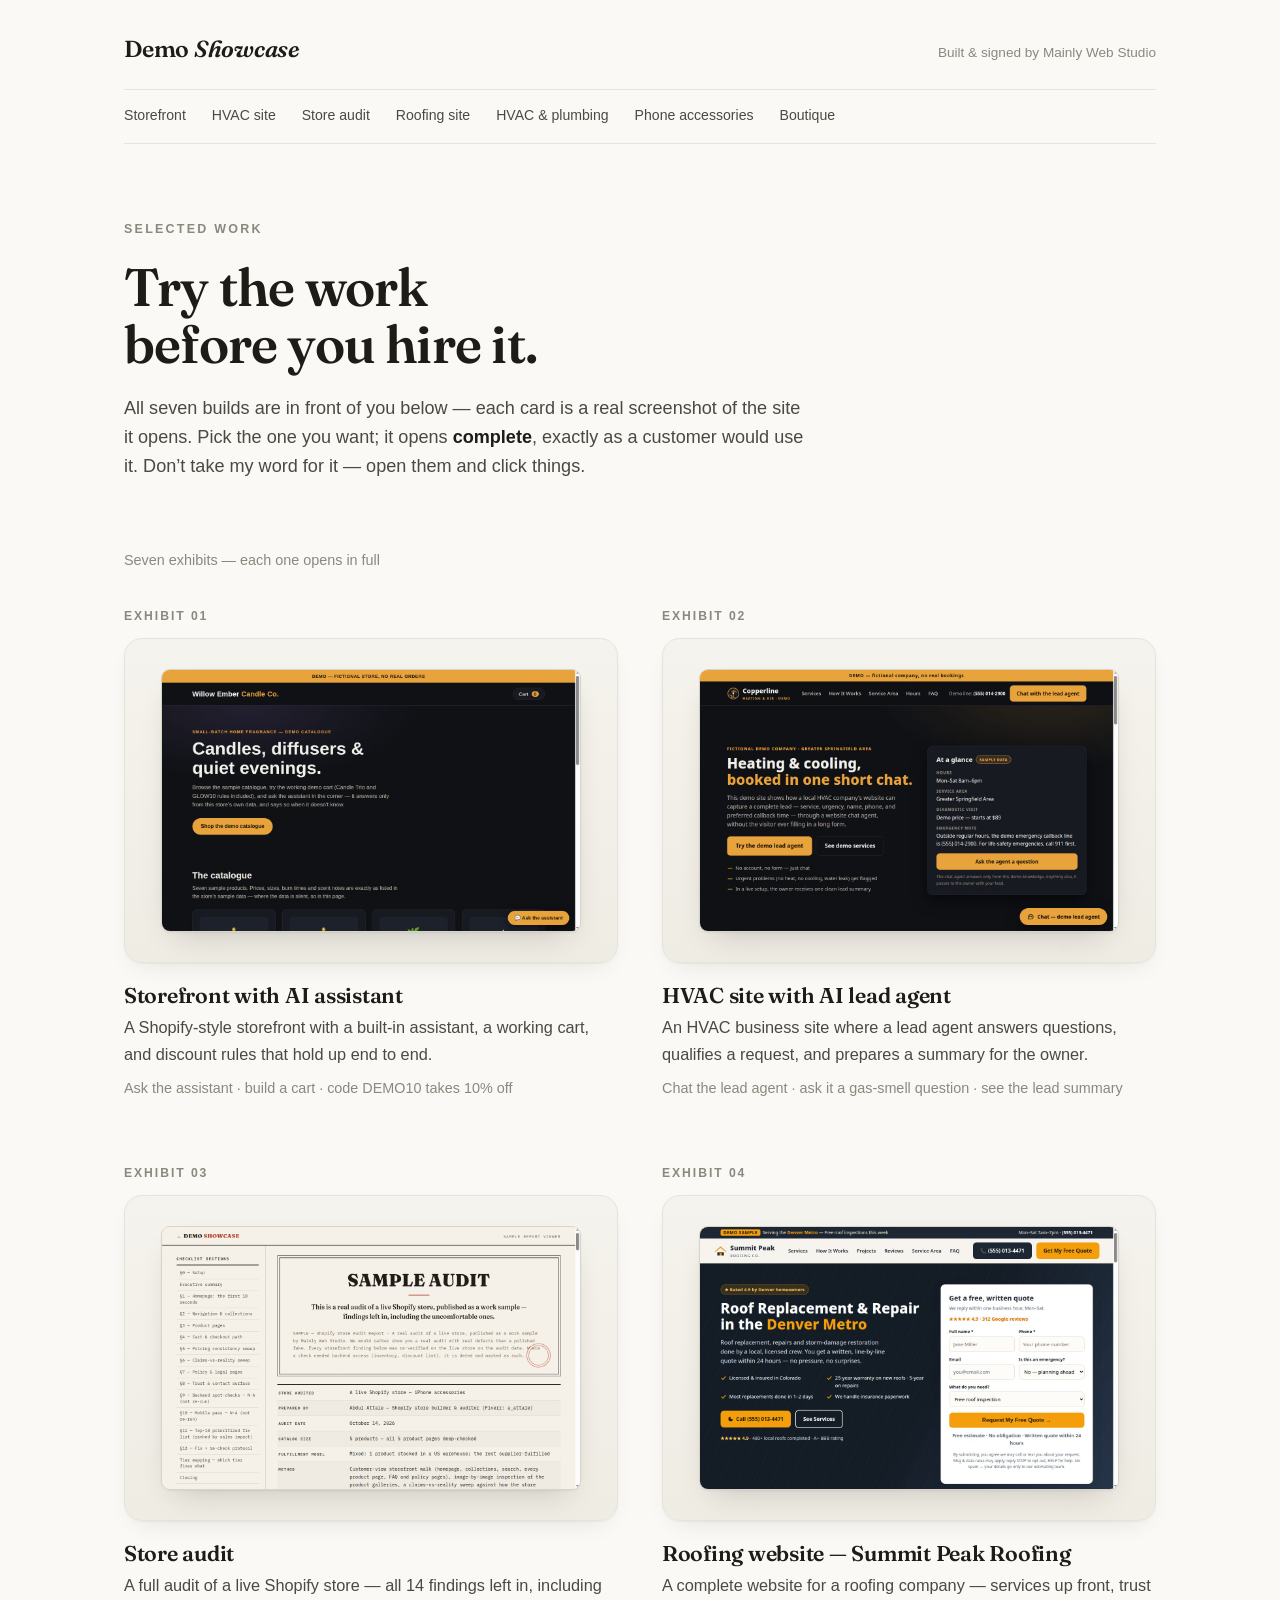
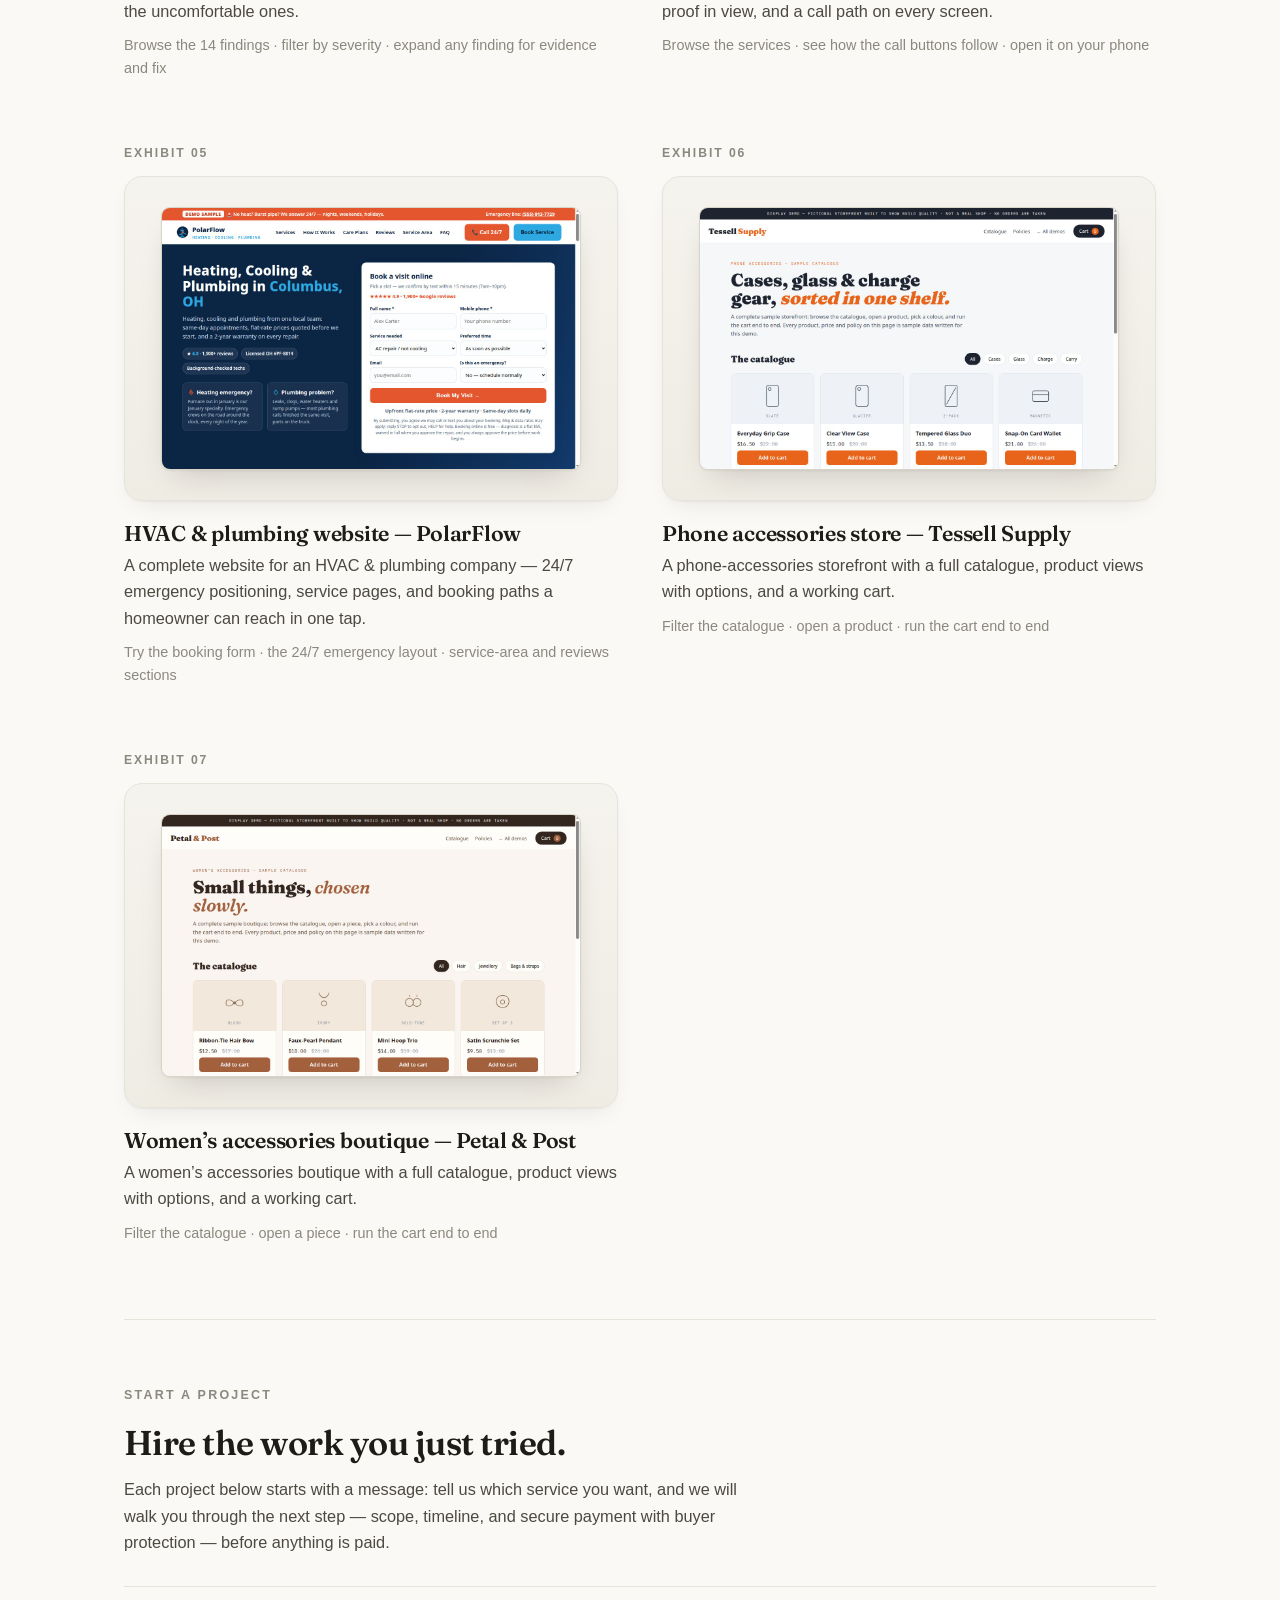
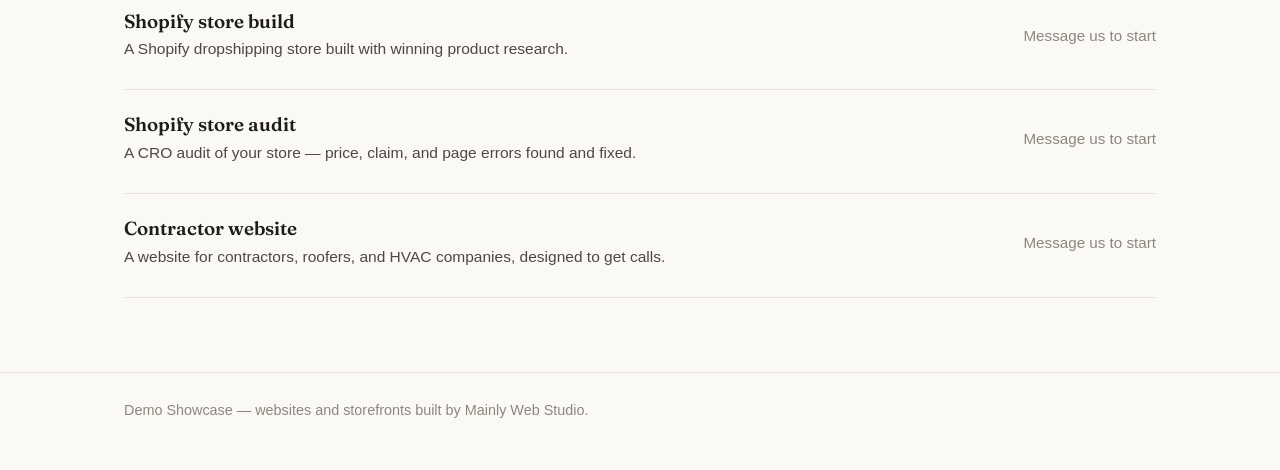
<file: index.html>
<!DOCTYPE html>
<html lang="en">
<head>
<meta charset="UTF-8">
<meta name="viewport" content="width=device-width, initial-scale=1.0">
<title>Demo Showcase — Storefronts, Websites &amp; a Store Audit</title>
<meta name="description" content="Selected work by a Shopify store builder: a storefront with an AI assistant, an HVAC site with an AI lead agent, a full store audit, roofing and HVAC &amp; plumbing websites, and two more storefronts. Open any of them — each one is complete.">
<link rel="preconnect" href="https://fonts.googleapis.com">
<link rel="preconnect" href="https://fonts.gstatic.com" crossorigin>
<link href="https://fonts.googleapis.com/css2?family=Fraunces:ital,opsz,wght@0,9..144,400;0,9..144,600;1,9..144,600&display=swap" rel="stylesheet">
<link rel="stylesheet" href="style.css">
</head>
<body>
<header class="site-head"><div class="wrap">
<div class="head-row">
<a class="wordmark" href="./">Demo <em>Showcase</em></a>
<p class="head-note">Built &amp; signed by Mainly Web Studio</p>
</div>
<nav class="site-nav" aria-label="The work">
<a href="store/">Storefront</a><a href="hvac/">HVAC site</a><a href="audit/">Store audit</a><a href="roofing/">Roofing site</a><a href="hvac-website/">HVAC &amp; plumbing</a><a href="phone-store/">Phone accessories</a><a href="boutique/">Boutique</a>
</nav>
</div></header>

<main class="wrap">
<section class="hero">
<p class="kicker">Selected work</p>
<h1>Try the work before you hire it.</h1>
<p class="lede">All seven builds are in front of you below — each card is a real screenshot of the site it opens. Pick the one you want; it opens <strong>complete</strong>, exactly as a customer would use it. Don&rsquo;t take my word for it — open them and click things.</p>
</section>

<p class="works-label">Seven exhibits — each one opens in full</p>

<section class="works" aria-label="The work">

<a class="card" href="store/">
<span class="card-kicker">Exhibit 01</span>
<span class="shot"><img src="img/store.jpg" alt="Screenshot of the Willow Ember storefront" width="1280" height="800"></span>
<h2>Storefront with AI assistant</h2>
<span class="card-desc">A Shopify-style storefront with a built-in assistant, a working cart, and discount rules that hold up end to end.</span>
<span class="card-try">Ask the assistant &middot; build a cart &middot; code DEMO10 takes 10% off</span>
</a>

<a class="card" href="hvac/">
<span class="card-kicker">Exhibit 02</span>
<span class="shot"><img src="img/hvac.jpg" alt="Screenshot of the Copperline HVAC site" width="1280" height="800" loading="lazy"></span>
<h2>HVAC site with AI lead agent</h2>
<span class="card-desc">An HVAC business site where a lead agent answers questions, qualifies a request, and prepares a summary for the owner.</span>
<span class="card-try">Chat the lead agent &middot; ask it a gas-smell question &middot; see the lead summary</span>
</a>

<a class="card" href="audit/">
<span class="card-kicker">Exhibit 03</span>
<span class="shot"><img src="img/audit.jpg" alt="Screenshot of the store audit" width="1280" height="800" loading="lazy"></span>
<h2>Store audit</h2>
<span class="card-desc">A full audit of a live Shopify store — all 14 findings left in, including the uncomfortable ones.</span>
<span class="card-try">Browse the 14 findings &middot; filter by severity &middot; expand any finding for evidence and fix</span>
</a>

<a class="card" href="roofing/">
<span class="card-kicker">Exhibit 04</span>
<span class="shot"><img src="img/roofing.jpg" alt="Screenshot of the Summit Peak Roofing site" width="1280" height="800" loading="lazy"></span>
<h2>Roofing website — Summit Peak Roofing</h2>
<span class="card-desc">A complete website for a roofing company — services up front, trust proof in view, and a call path on every screen.</span>
<span class="card-try">Browse the services &middot; see how the call buttons follow &middot; open it on your phone</span>
</a>

<a class="card" href="hvac-website/">
<span class="card-kicker">Exhibit 05</span>
<span class="shot"><img src="img/hvac-website.jpg" alt="Screenshot of the PolarFlow HVAC and plumbing site" width="1280" height="800" loading="lazy"></span>
<h2>HVAC &amp; plumbing website — PolarFlow</h2>
<span class="card-desc">A complete website for an HVAC &amp; plumbing company — 24/7 emergency positioning, service pages, and booking paths a homeowner can reach in one tap.</span>
<span class="card-try">Try the booking form &middot; the 24/7 emergency layout &middot; service-area and reviews sections</span>
</a>

<a class="card" href="phone-store/">
<span class="card-kicker">Exhibit 06</span>
<span class="shot"><img src="img/phone-store.jpg" alt="Screenshot of the Tessell Supply storefront" width="1280" height="800" loading="lazy"></span>
<h2>Phone accessories store — Tessell Supply</h2>
<span class="card-desc">A phone-accessories storefront with a full catalogue, product views with options, and a working cart.</span>
<span class="card-try">Filter the catalogue &middot; open a product &middot; run the cart end to end</span>
</a>

<a class="card" href="boutique/">
<span class="card-kicker">Exhibit 07</span>
<span class="shot"><img src="img/boutique.jpg" alt="Screenshot of the Petal &amp; Post boutique" width="1280" height="800" loading="lazy"></span>
<h2>Women&rsquo;s accessories boutique — Petal &amp; Post</h2>
<span class="card-desc">A women&rsquo;s accessories boutique with a full catalogue, product views with options, and a working cart.</span>
<span class="card-try">Filter the catalogue &middot; open a piece &middot; run the cart end to end</span>
</a>

</section>

<section class="order" aria-label="Start a project">
<p class="kicker">Start a project</p>
<h2 class="order-title">Hire the work you just tried.</h2>
<p class="order-lede">Each project below starts with a message: tell us which service you want, and we will walk you through the next step &mdash; scope, timeline, and secure payment with buyer protection &mdash; before anything is paid.</p>
<ul class="order-list">
<li>
<div class="order-head">
<div class="order-info">
<h3>Shopify store build</h3>
<p>A Shopify dropshipping store built with winning product research.</p>
</div>
<span class="order-note">Message us to start</span>
</div>
</li>
<li>
<div class="order-head">
<div class="order-info">
<h3>Shopify store audit</h3>
<p>A CRO audit of your store — price, claim, and page errors found and fixed.</p>
</div>
<span class="order-note">Message us to start</span>
</div>
</li>
<li>
<div class="order-head">
<div class="order-info">
<h3>Contractor website</h3>
<p>A website for contractors, roofers, and HVAC companies, designed to get calls.</p>
</div>
<span class="order-note">Message us to start</span>
</div>
</li>
</ul>
</section>
</main>

<footer><div class="wrap">
<p>Demo Showcase — websites and storefronts built by Mainly Web Studio.</p>
</div></footer>

</body>
</html>
</file>
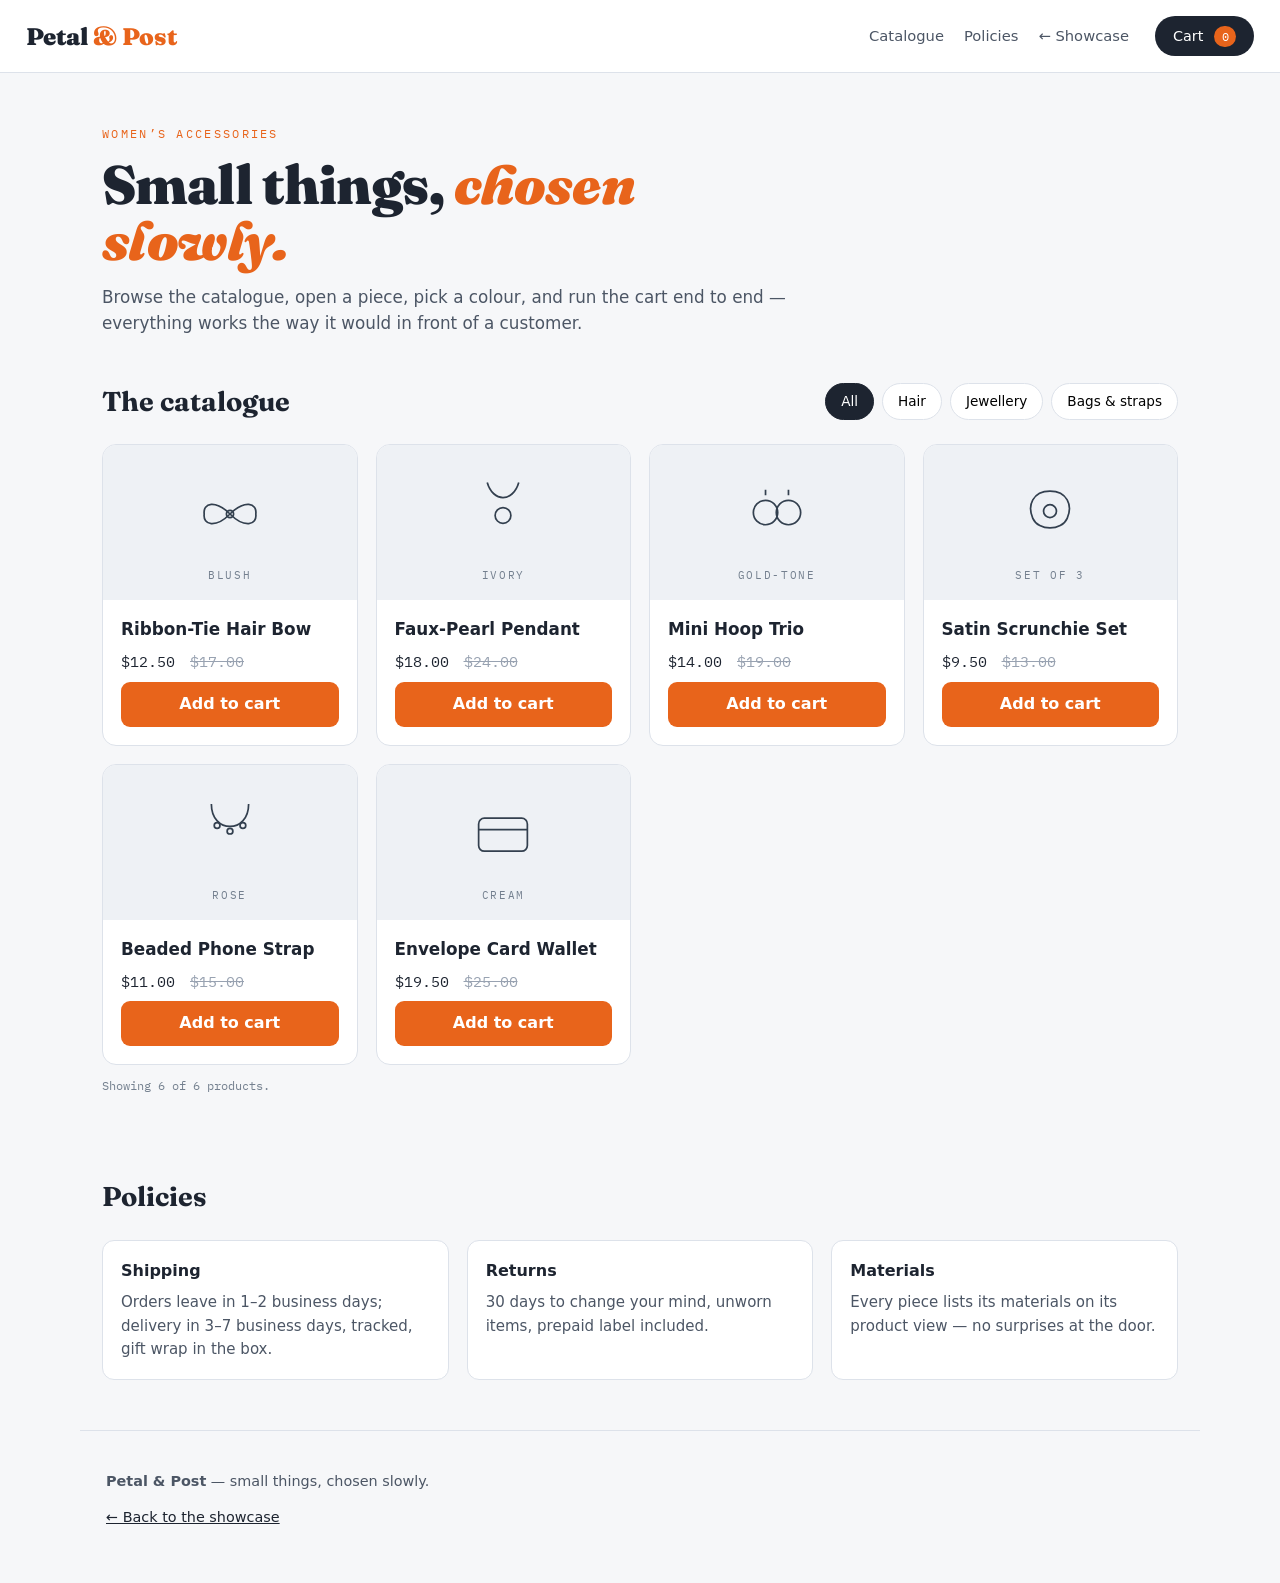
<file: boutique/index.html>
<!DOCTYPE html>
<html lang="en">
<head>
<meta charset="UTF-8">
<meta name="viewport" content="width=device-width, initial-scale=1.0">
<title>Petal &amp; Post — Women&rsquo;s Accessories Boutique</title>
<meta name="description" content="Petal &amp; Post — small things, chosen slowly. Browse the catalogue, open a piece, pick a colour, and run the cart end to end.">
<link rel="preconnect" href="https://fonts.googleapis.com">
<link rel="preconnect" href="https://fonts.gstatic.com" crossorigin>
<link href="https://fonts.googleapis.com/css2?family=Fraunces:ital,wght@0,600;0,900;1,600&family=IBM+Plex+Mono:wght@400;600&display=swap" rel="stylesheet">
<link rel="stylesheet" href="style.css">
</head>
<body>
<header class="site-head">
  <a class="brand" href="./">Petal <span>&amp; Post</span></a>
  <nav class="head-nav" aria-label="Sections">
    <a href="#catalogue">Catalogue</a><a href="#policies">Policies</a><a href="../">← Showcase</a>
  </nav>
  <button class="cart-btn" id="cart-open" type="button">Cart <span class="cart-count" id="cart-count">0</span></button>
</header>

<main>
<section class="hero">
  <p class="eyebrow">Women&rsquo;s accessories</p>
  <h1>Small things, <em>chosen slowly.</em></h1>
  <p class="lede">Browse the catalogue, open a piece, pick a colour, and run the cart end to end — everything works the way it would in front of a customer.</p>
</section>

<section id="catalogue" class="catalogue">
  <div class="cat-head">
    <h2>The catalogue</h2>
    <div class="filters" role="group" aria-label="Filter products">
      <button type="button" class="chip is-on" data-filter="all">All</button>
      <button type="button" class="chip" data-filter="hair">Hair</button>
      <button type="button" class="chip" data-filter="jewellery">Jewellery</button>
      <button type="button" class="chip" data-filter="bags">Bags &amp; straps</button>
    </div>
  </div>
  <div class="grid" id="grid"></div>
  <p class="grid-note" id="grid-note" aria-live="polite"></p>
</section>

<section id="policies" class="policies">
  <h2>Policies</h2>
  <div class="policy-cols">
    <div><h3>Shipping</h3><p>Orders leave in 1–2 business days; delivery in 3–7 business days, tracked, gift wrap in the box.</p></div>
    <div><h3>Returns</h3><p>30 days to change your mind, unworn items, prepaid label included.</p></div>
    <div><h3>Materials</h3><p>Every piece lists its materials on its product view — no surprises at the door.</p></div>
  </div>
</section>
</main>

<footer>
  <p><strong>Petal &amp; Post</strong> — small things, chosen slowly.</p>
  <p><a href="../">← Back to the showcase</a></p>
</footer>

<div class="drawer-scrim" id="scrim" hidden></div>
<aside class="drawer" id="drawer" aria-label="Cart" hidden>
  <div class="drawer-head"><h2>Your cart</h2><button type="button" id="cart-close" aria-label="Close cart">×</button></div>
  <div class="drawer-lines" id="drawer-lines"></div>
  <div class="drawer-foot">
    <p class="drawer-total"><span>Subtotal</span><strong id="drawer-total">$0.00</strong></p>
    <button type="button" class="checkout-btn" id="checkout-btn">Checkout</button>
    <p class="drawer-done" id="drawer-done" hidden>That&rsquo;s the whole flow — in a live store, this is where payment happens.</p>
  </div>
</aside>

<dialog class="quick" id="quick">
  <button type="button" class="quick-close" id="quick-close" aria-label="Close product view">×</button>
  <div class="quick-art" id="quick-art" aria-hidden="true"></div>
  <div class="quick-body">
    <p class="quick-cat" id="quick-cat"></p>
    <h2 id="quick-name"></h2>
    <p class="quick-desc" id="quick-desc"></p>
    <p class="quick-price" id="quick-price"></p>
    <div class="quick-opts" id="quick-opts"></div>
    <button type="button" class="add-btn" id="quick-add">Add to cart</button>
  </div>
</dialog>

<script src="app.js"></script>
</body>
</html>
</file>
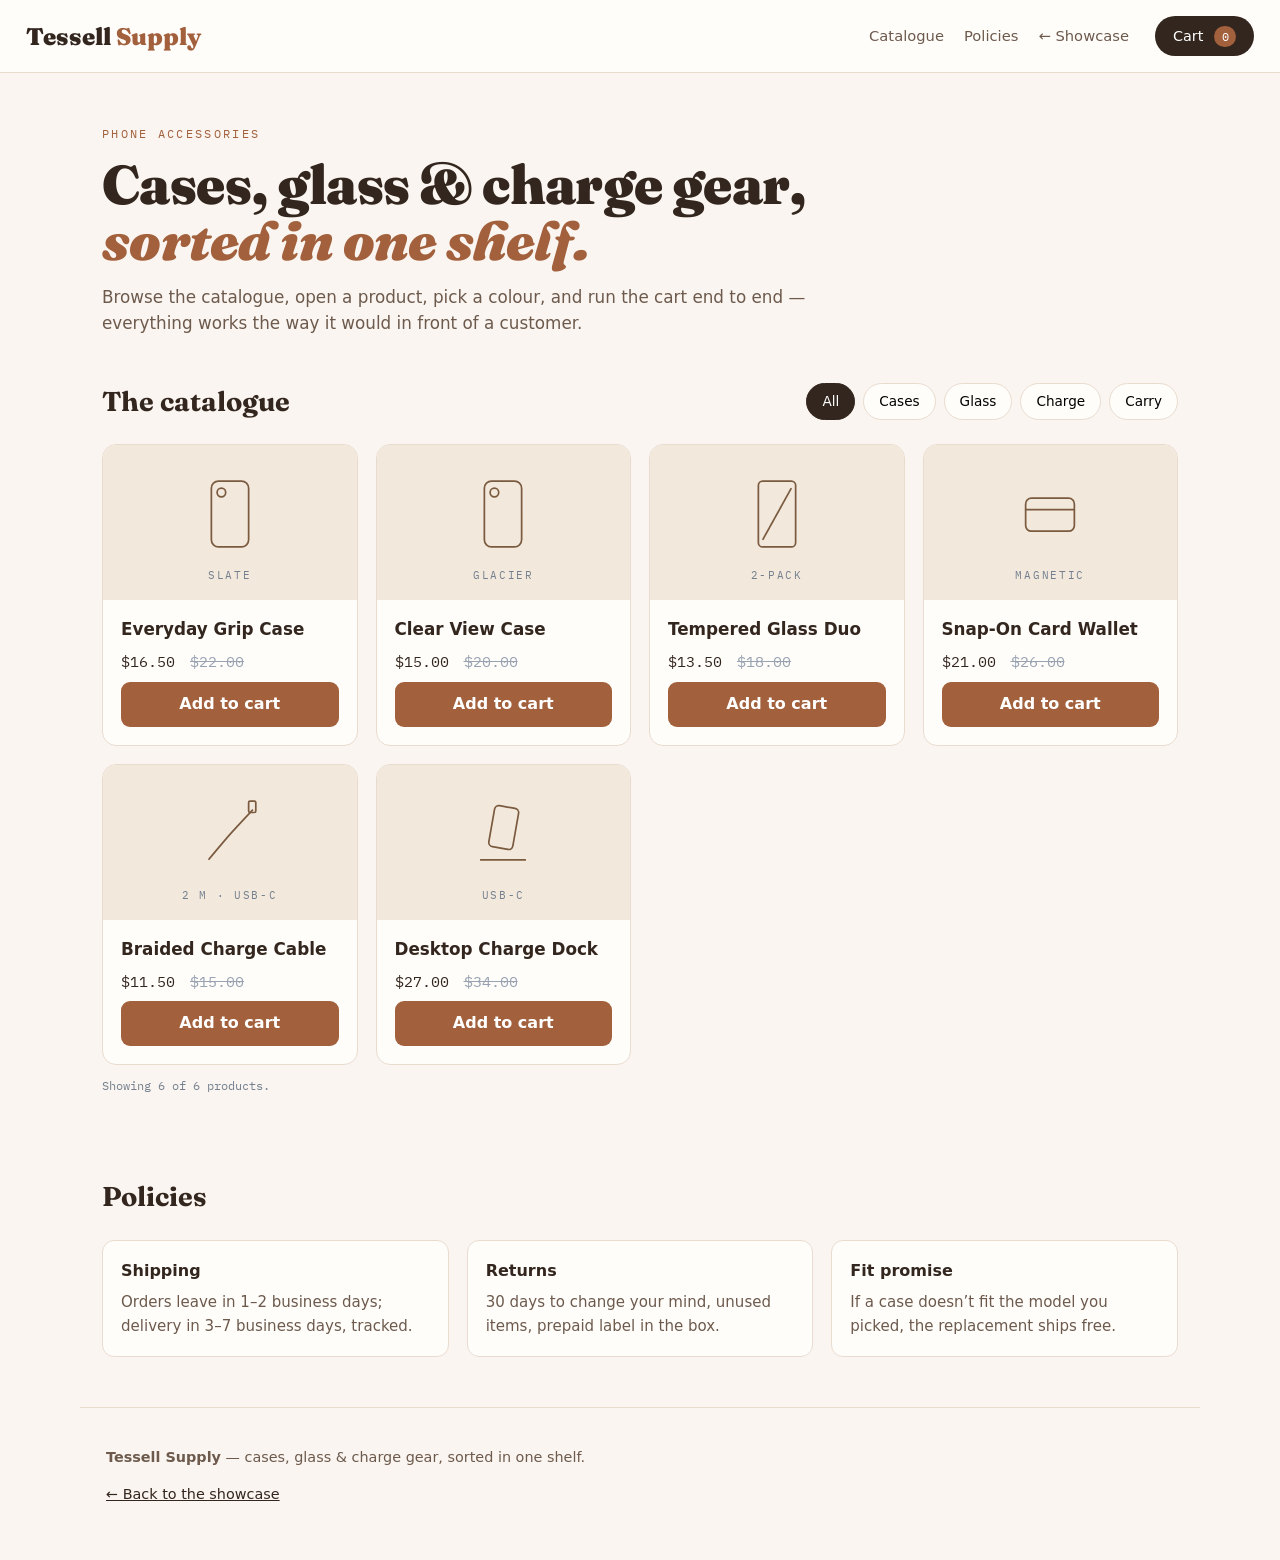
<file: phone-store/index.html>
<!DOCTYPE html>
<html lang="en">
<head>
<meta charset="UTF-8">
<meta name="viewport" content="width=device-width, initial-scale=1.0">
<title>Tessell Supply — Phone Accessories</title>
<meta name="description" content="Tessell Supply — cases, glass and charge gear. Browse the catalogue, open a product, pick a colour, and run the cart end to end.">
<link rel="preconnect" href="https://fonts.googleapis.com">
<link rel="preconnect" href="https://fonts.gstatic.com" crossorigin>
<link href="https://fonts.googleapis.com/css2?family=Fraunces:wght@600;900&family=IBM+Plex+Mono:wght@400;600&display=swap" rel="stylesheet">
<link rel="stylesheet" href="style.css">
</head>
<body>
<header class="site-head">
  <a class="brand" href="./">Tessell <span>Supply</span></a>
  <nav class="head-nav" aria-label="Sections">
    <a href="#catalogue">Catalogue</a><a href="#policies">Policies</a><a href="../">← Showcase</a>
  </nav>
  <button class="cart-btn" id="cart-open" type="button">Cart <span class="cart-count" id="cart-count">0</span></button>
</header>

<main>
<section class="hero">
  <p class="eyebrow">Phone accessories</p>
  <h1>Cases, glass &amp; charge gear, <em>sorted in one shelf.</em></h1>
  <p class="lede">Browse the catalogue, open a product, pick a colour, and run the cart end to end — everything works the way it would in front of a customer.</p>
</section>

<section id="catalogue" class="catalogue">
  <div class="cat-head">
    <h2>The catalogue</h2>
    <div class="filters" role="group" aria-label="Filter products">
      <button type="button" class="chip is-on" data-filter="all">All</button>
      <button type="button" class="chip" data-filter="cases">Cases</button>
      <button type="button" class="chip" data-filter="glass">Glass</button>
      <button type="button" class="chip" data-filter="charge">Charge</button>
      <button type="button" class="chip" data-filter="carry">Carry</button>
    </div>
  </div>
  <div class="grid" id="grid"></div>
  <p class="grid-note" id="grid-note" aria-live="polite"></p>
</section>

<section id="policies" class="policies">
  <h2>Policies</h2>
  <div class="policy-cols">
    <div><h3>Shipping</h3><p>Orders leave in 1–2 business days; delivery in 3–7 business days, tracked.</p></div>
    <div><h3>Returns</h3><p>30 days to change your mind, unused items, prepaid label in the box.</p></div>
    <div><h3>Fit promise</h3><p>If a case doesn&rsquo;t fit the model you picked, the replacement ships free.</p></div>
  </div>
</section>
</main>

<footer>
  <p><strong>Tessell Supply</strong> — cases, glass &amp; charge gear, sorted in one shelf.</p>
  <p><a href="../">← Back to the showcase</a></p>
</footer>

<div class="drawer-scrim" id="scrim" hidden></div>
<aside class="drawer" id="drawer" aria-label="Cart" hidden>
  <div class="drawer-head"><h2>Your cart</h2><button type="button" id="cart-close" aria-label="Close cart">×</button></div>
  <div class="drawer-lines" id="drawer-lines"></div>
  <div class="drawer-foot">
    <p class="drawer-total"><span>Subtotal</span><strong id="drawer-total">$0.00</strong></p>
    <button type="button" class="checkout-btn" id="checkout-btn">Checkout</button>
    <p class="drawer-done" id="drawer-done" hidden>That&rsquo;s the whole flow — in a live store, this is where payment happens.</p>
  </div>
</aside>

<dialog class="quick" id="quick">
  <button type="button" class="quick-close" id="quick-close" aria-label="Close product view">×</button>
  <div class="quick-art" id="quick-art" aria-hidden="true"></div>
  <div class="quick-body">
    <p class="quick-cat" id="quick-cat"></p>
    <h2 id="quick-name"></h2>
    <p class="quick-desc" id="quick-desc"></p>
    <p class="quick-price" id="quick-price"></p>
    <div class="quick-opts" id="quick-opts"></div>
    <button type="button" class="add-btn" id="quick-add">Add to cart</button>
  </div>
</dialog>

<script src="app.js"></script>
</body>
</html>
</file>
<file: style.css>
/* Demo Showcase hub — redesign 2026-10-18 · v3 exhibit treatment 2026-10-18.
   Calm system: warm paper-white, one ink, one quiet accent, generous space.
   The exhibits are the show; the page itself stays out of the way.
   V3 (owner correction №4): each screenshot sits WHOLE and uncropped on a
   soft mat — the complete picture, smaller and more refined; never a crop,
   never a corner. See P-G1 as clarified in the design standard. */
:root{
  --bg:#faf9f6;
  --ink:#1e1c17;
  --soft:#4c4941;
  --muted:#8b887e;
  --line:#e6e3da;
  --line-strong:#d8d4c8;
  --accent:#2b4363;
  --accent-tint:#e3e8ef;
  --serif:"Fraunces",Georgia,"Times New Roman",Times,serif;
  --sans:-apple-system,BlinkMacSystemFont,"Segoe UI",Roboto,"Helvetica Neue",Arial,sans-serif;
  --ease:cubic-bezier(.22,1,.36,1);
}
*{box-sizing:border-box}
body{
  margin:0;
  background:var(--bg);
  color:var(--ink);
  font-family:var(--sans);
  font-size:1.02rem;
  line-height:1.6;
  -webkit-font-smoothing:antialiased;
}
::selection{background:var(--accent-tint);color:var(--ink)}
a{color:var(--accent)}
a:focus-visible{outline:2px solid var(--accent);outline-offset:4px}
.wrap{max-width:1080px;margin:0 auto;padding:0 24px}

/* ---------- Header: one quiet row ---------- */
.site-head{padding:30px 0 0}
.head-row{display:flex;justify-content:space-between;align-items:baseline;gap:16px;flex-wrap:wrap}
.wordmark{
  font-family:var(--serif);font-weight:600;
  font-size:1.45rem;letter-spacing:-.01em;
  color:var(--ink);text-decoration:none;
}
.wordmark em{font-style:italic}
.head-note{margin:0;font-size:.85rem;color:var(--muted)}
.site-nav{
  display:flex;gap:6px 26px;flex-wrap:wrap;
  margin-top:22px;padding:14px 0 16px;
  border-top:1px solid var(--line);border-bottom:1px solid var(--line);
}
.site-nav a{font-size:.88rem;color:var(--soft);text-decoration:none}
.site-nav a:hover{color:var(--ink);text-decoration:underline;text-underline-offset:4px}

/* ---------- Hero: one headline, one paragraph ---------- */
.hero{padding:76px 0 10px;max-width:680px}
.kicker{
  margin:0 0 18px;
  font-size:.78rem;font-weight:600;letter-spacing:.18em;text-transform:uppercase;color:var(--muted);
}
h1{
  margin:0 0 22px;
  font-family:var(--serif);font-weight:600;
  font-size:clamp(2.3rem,4.6vw,3.3rem);
  line-height:1.08;letter-spacing:-.015em;
  text-wrap:balance;
}
.lede{margin:0;font-size:1.13rem;line-height:1.62;color:var(--soft)}
.lede strong{color:var(--ink);font-weight:600}

/* ---------- Works: a calm two-column grid of modest cards ---------- */
.works-label{margin:58px 0 0;font-size:.9rem;color:var(--muted)}
.works{display:grid;grid-template-columns:repeat(2,minmax(0,1fr));gap:64px 44px;padding:34px 0 30px}
.card{
  display:block;color:inherit;text-decoration:none;
  -webkit-tap-highlight-color:transparent;
  transition:transform .5s var(--ease);
}
.card-kicker{
  display:block;margin:0 0 12px;
  font-size:.76rem;font-weight:600;letter-spacing:.16em;text-transform:uppercase;color:var(--muted);
}
/* The mat: the whole screenshot lies on it like a print on a gallery mat —
   complete and uncropped (natural aspect, no object-fit, no fixed height),
   smaller than the card, finished with a hairline and a soft print shadow. */
.shot{
  display:block;
  padding:30px 36px;
  background:linear-gradient(180deg,#f5f3ed 0%,#efece4 100%);
  border:1px solid var(--line);border-radius:18px;
  box-shadow:0 1px 2px rgba(30,28,23,.04),0 10px 26px -12px rgba(30,28,23,.13);
  transition:box-shadow .5s var(--ease),border-color .5s var(--ease);
}
.shot img{
  display:block;width:100%;height:auto;
  border:1px solid var(--line-strong);border-radius:9px;
  box-shadow:0 1px 2px rgba(30,28,23,.05),0 14px 30px -14px rgba(30,28,23,.22);
  transition:box-shadow .5s var(--ease);
}
/* Desktop affordance: the card physically lifts, its shadow grows — it feels openable. */
.card:hover{transform:translateY(-5px)}
.card:hover .shot{
  border-color:var(--line-strong);
  box-shadow:0 2px 4px rgba(30,28,23,.04),0 32px 58px -20px rgba(30,28,23,.27);
}
.card:hover .shot img{
  box-shadow:0 2px 3px rgba(30,28,23,.05),0 22px 40px -16px rgba(30,28,23,.30);
}
.card:focus-visible{outline:none;transform:translateY(-5px)}
.card:focus-visible .shot{
  border-color:var(--line-strong);
  box-shadow:0 2px 4px rgba(30,28,23,.04),0 32px 58px -20px rgba(30,28,23,.27);
  outline:2px solid var(--accent);outline-offset:5px;
}
.card:active{transform:translateY(-2px)}
.card h2{
  margin:20px 0 6px;
  font-family:var(--serif);font-weight:600;
  font-size:1.34rem;line-height:1.16;letter-spacing:-.012em;color:var(--ink);
}
.card-desc{display:block;color:var(--soft);line-height:1.62}
.card-try{display:block;margin-top:10px;font-size:.9rem;color:var(--muted)}

/* ---------- Order ---------- */
.order{margin-top:44px;padding:66px 0 10px;border-top:1px solid var(--line)}
.order-title{
  margin:0 0 14px;
  font-family:var(--serif);font-weight:600;
  font-size:clamp(1.7rem,3.2vw,2.15rem);line-height:1.12;letter-spacing:-.015em;
}
.order-lede{margin:0 0 30px;max-width:640px;color:var(--soft);line-height:1.62}
.order-list{list-style:none;margin:0;padding:0;border-bottom:1px solid var(--line)}
.order-list li{padding:24px 0 28px;border-top:1px solid var(--line)}
.order-head{
  display:grid;grid-template-columns:1fr auto;gap:8px 38px;align-items:center;
}
.order-info h3{margin:0 0 4px;font-family:var(--serif);font-weight:600;font-size:1.18rem;line-height:1.2;color:var(--ink)}
.order-info p{margin:0;max-width:560px;font-size:.97rem;line-height:1.55;color:var(--soft)}
.order-note{font-size:.95rem;font-weight:500;white-space:nowrap;color:var(--muted)}

/* ---------- Footer (disclaimers verbatim) ---------- */
footer{margin-top:64px;border-top:1px solid var(--line);padding:26px 0 40px;color:var(--muted);font-size:.9rem}
footer p{margin:0 0 8px;max-width:820px}

/* ---------- Mobile ---------- */
@media(max-width:860px){
  .wrap{padding:0 20px}
  .head-note{display:none}
  .hero{padding:52px 0 6px}
  .works{grid-template-columns:1fr;gap:58px;padding-top:28px}
  .shot{padding:20px}
  .card h2{font-size:1.42rem;margin-top:22px}
  .order{padding-top:52px}
  .order-list li{padding:20px 0 24px}
  .order-head{grid-template-columns:1fr;gap:5px}
}
@media(prefers-reduced-motion:reduce){
  .card,.shot{transition:none}
  .card:hover,.card:focus-visible,.card:active{transform:none}
}
</file>
<file: boutique/style.css>
:root{
  --bg:#f6f7f9; --panel:#ffffff; --ink:#1d2430; --ink-soft:#4c5665;
  --line:#dde2ea; --accent:#e8641b; --accent-ink:#ffffff;
  --serif:"Fraunces",Georgia,serif; --mono:"IBM Plex Mono",Consolas,monospace;
}
*{box-sizing:border-box}
body{margin:0;background:var(--bg);color:var(--ink);font-family:system-ui,-apple-system,"Segoe UI",Roboto,sans-serif;line-height:1.55}
.site-head{display:flex;align-items:center;gap:26px;padding:16px 26px;background:var(--panel);border-bottom:1px solid var(--line);position:sticky;top:0;z-index:5}
.brand{font-family:var(--serif);font-weight:900;font-size:1.5rem;color:var(--ink);text-decoration:none}
.brand span{color:var(--accent)}
.head-nav{display:flex;gap:20px;margin-left:auto}
.head-nav a{color:var(--ink-soft);text-decoration:none;font-size:.92rem}
.head-nav a:hover{color:var(--ink)}
.cart-btn{background:var(--ink);color:#fff;border:0;border-radius:999px;padding:9px 18px;font:inherit;font-size:.9rem;cursor:pointer}
.cart-count{display:inline-block;background:var(--accent);color:#fff;border-radius:999px;min-width:22px;padding:1px 6px;margin-left:6px;font-family:var(--mono);font-size:.78rem}
main{max-width:1120px;margin:0 auto;padding:0 22px}
.hero{padding:52px 0 10px;max-width:720px}
.eyebrow{font-family:var(--mono);font-size:.72rem;letter-spacing:.2em;text-transform:uppercase;color:var(--accent);margin:0 0 14px}
.hero h1{font-family:var(--serif);font-weight:900;font-size:clamp(2.1rem,5vw,3.4rem);line-height:1.02;margin:0 0 16px;letter-spacing:-.01em}
.hero h1 em{font-style:italic;color:var(--accent)}
.lede{color:var(--ink-soft);font-size:1.05rem;margin:0}
.catalogue{padding:34px 0 8px}
.cat-head{display:flex;align-items:center;justify-content:space-between;gap:16px;flex-wrap:wrap}
.cat-head h2{font-family:var(--serif);font-size:1.7rem;margin:0}
.filters{display:flex;gap:8px;flex-wrap:wrap}
.chip{border:1px solid var(--line);background:var(--panel);border-radius:999px;padding:7px 15px;font:inherit;font-size:.85rem;cursor:pointer}
.chip.is-on{background:var(--ink);color:#fff;border-color:var(--ink)}
.grid{display:grid;grid-template-columns:repeat(auto-fill,minmax(240px,1fr));gap:18px;margin-top:22px}
.card{background:var(--panel);border:1px solid var(--line);border-radius:14px;overflow:hidden;display:flex;flex-direction:column}
.card-open{display:block;width:100%;border:0;background:#eef1f5;color:#33404f;padding:26px 10px 18px;cursor:pointer;text-align:center}
.card-art{width:86px;height:86px}
.card-tone{display:block;margin-top:8px;font-family:var(--mono);font-size:.66rem;letter-spacing:.16em;text-transform:uppercase;color:#74808f}
.card-body{padding:16px 18px 18px;display:flex;flex-direction:column;gap:8px;flex:1}
.card-body h3{margin:0;font-size:1.05rem}
.card-price{margin:0;font-family:var(--mono);font-size:.95rem}
.card-price s{color:#98a2b1;margin-left:6px}
.add-btn{margin-top:auto;background:var(--accent);color:var(--accent-ink);border:0;border-radius:9px;padding:10px 14px;font:inherit;font-weight:600;cursor:pointer}
.add-btn:hover{filter:brightness(1.06)}
.grid-note{font-family:var(--mono);font-size:.76rem;color:#74808f}
.policies{padding:36px 0 50px}
.policies h2{font-family:var(--serif);font-size:1.7rem}
.policy-cols{display:grid;grid-template-columns:repeat(auto-fit,minmax(230px,1fr));gap:18px}
.policy-cols>div{background:var(--panel);border:1px solid var(--line);border-radius:12px;padding:18px}
.policy-cols h3{margin:0 0 8px;font-size:1rem}
.policy-cols p{margin:0;color:var(--ink-soft);font-size:.94rem}
footer{border-top:1px solid var(--line);padding:24px 26px 40px;color:var(--ink-soft);font-size:.9rem;max-width:1120px;margin:0 auto}
footer a{color:var(--ink)}
.drawer-scrim{position:fixed;inset:0;background:rgba(13,18,26,.48);z-index:20}
.drawer{position:fixed;top:0;right:0;height:100dvh;width:min(400px,94vw);background:var(--panel);z-index:21;padding:22px;box-shadow:-14px 0 34px rgba(10,15,22,.22);display:flex;flex-direction:column}
.drawer[hidden]{display:none}
.drawer-head{display:flex;justify-content:space-between;align-items:center}
.drawer-head h2{font-family:var(--serif);margin:0}
.drawer-head button{background:none;border:0;font-size:1.7rem;cursor:pointer;line-height:1}
.drawer-lines{flex:1;overflow:auto;margin:16px 0}
.line{display:flex;align-items:center;gap:12px;padding:12px 0;border-bottom:1px solid var(--line)}
.line-info{flex:1;display:flex;flex-direction:column}
.line-info span{color:var(--ink-soft);font-size:.84rem;font-family:var(--mono)}
.line-qty{display:flex;align-items:center;gap:8px}
.line-qty button{width:27px;height:27px;border-radius:7px;border:1px solid var(--line);background:var(--bg);cursor:pointer}
.line-rm{background:none;border:0;color:var(--accent);cursor:pointer;font-size:.82rem}
.empty{color:var(--ink-soft)}
.drawer-total{display:flex;justify-content:space-between;font-size:1.05rem;margin:0 0 6px}
.drawer-note{font-family:var(--mono);font-size:.72rem;color:#74808f;margin:0 0 12px}
.checkout-btn{width:100%;background:var(--ink);color:#fff;border:0;border-radius:9px;padding:12px;font:inherit;font-weight:600;cursor:pointer}
.drawer-done{color:var(--ink-soft);font-size:.9rem}
.quick{border:0;border-radius:16px;padding:0;max-width:min(620px,94vw);width:620px}
.quick::backdrop{background:rgba(13,18,26,.5)}
.quick-close{position:absolute;top:8px;right:14px;background:none;border:0;font-size:1.7rem;cursor:pointer;z-index:2}
.quick-art{background:#eef1f5;color:#33404f;text-align:center;padding:34px 10px 22px}
.quick-svg{width:110px;height:110px}
.quick-body{padding:22px 26px 28px}
.quick-cat{font-family:var(--mono);font-size:.68rem;letter-spacing:.18em;text-transform:uppercase;color:var(--accent);margin:0}
.quick-body h2{font-family:var(--serif);margin:8px 0}
.quick-desc{color:var(--ink-soft);margin:0 0 10px}
.quick-price{font-family:var(--mono);font-size:1.05rem}
.quick-price s{color:#98a2b1}
.quick-opts{display:flex;gap:8px;flex-wrap:wrap;margin:14px 0 18px}
.opt{border:1px solid var(--line);background:var(--bg);border-radius:999px;padding:7px 15px;font:inherit;font-size:.86rem;cursor:pointer}
.opt.is-on{background:var(--ink);color:#fff;border-color:var(--ink)}
@media(max-width:640px){ .head-nav{display:none} .hero{padding-top:36px} }
</file>
<file: phone-store/style.css>
:root{
  --bg:#faf5f0; --panel:#fffdfa; --ink:#33261e; --ink-soft:#6d5a4d;
  --line:#e9dccf; --accent:#a2603c; --accent-ink:#ffffff;
  --serif:"Fraunces",Georgia,serif; --mono:"IBM Plex Mono",Consolas,monospace;
}
*{box-sizing:border-box}
body{margin:0;background:var(--bg);color:var(--ink);font-family:system-ui,-apple-system,"Segoe UI",Roboto,sans-serif;line-height:1.55}
.site-head{display:flex;align-items:center;gap:26px;padding:16px 26px;background:var(--panel);border-bottom:1px solid var(--line);position:sticky;top:0;z-index:5}
.brand{font-family:var(--serif);font-weight:900;font-size:1.5rem;color:var(--ink);text-decoration:none}
.brand span{color:var(--accent)}
.head-nav{display:flex;gap:20px;margin-left:auto}
.head-nav a{color:var(--ink-soft);text-decoration:none;font-size:.92rem}
.head-nav a:hover{color:var(--ink)}
.cart-btn{background:var(--ink);color:#fff;border:0;border-radius:999px;padding:9px 18px;font:inherit;font-size:.9rem;cursor:pointer}
.cart-count{display:inline-block;background:var(--accent);color:#fff;border-radius:999px;min-width:22px;padding:1px 6px;margin-left:6px;font-family:var(--mono);font-size:.78rem}
main{max-width:1120px;margin:0 auto;padding:0 22px}
.hero{padding:52px 0 10px;max-width:720px}
.eyebrow{font-family:var(--mono);font-size:.72rem;letter-spacing:.2em;text-transform:uppercase;color:var(--accent);margin:0 0 14px}
.hero h1{font-family:var(--serif);font-weight:900;font-size:clamp(2.1rem,5vw,3.4rem);line-height:1.02;margin:0 0 16px;letter-spacing:-.01em}
.hero h1 em{font-style:italic;color:var(--accent)}
.lede{color:var(--ink-soft);font-size:1.05rem;margin:0}
.catalogue{padding:34px 0 8px}
.cat-head{display:flex;align-items:center;justify-content:space-between;gap:16px;flex-wrap:wrap}
.cat-head h2{font-family:var(--serif);font-size:1.7rem;margin:0}
.filters{display:flex;gap:8px;flex-wrap:wrap}
.chip{border:1px solid var(--line);background:var(--panel);border-radius:999px;padding:7px 15px;font:inherit;font-size:.85rem;cursor:pointer}
.chip.is-on{background:var(--ink);color:#fff;border-color:var(--ink)}
.grid{display:grid;grid-template-columns:repeat(auto-fill,minmax(240px,1fr));gap:18px;margin-top:22px}
.card{background:var(--panel);border:1px solid var(--line);border-radius:14px;overflow:hidden;display:flex;flex-direction:column}
.card-open{display:block;width:100%;border:0;background:#f3e8dc;color:#7a5b40;padding:26px 10px 18px;cursor:pointer;text-align:center}
.card-art{width:86px;height:86px}
.card-tone{display:block;margin-top:8px;font-family:var(--mono);font-size:.66rem;letter-spacing:.16em;text-transform:uppercase;color:#74808f}
.card-body{padding:16px 18px 18px;display:flex;flex-direction:column;gap:8px;flex:1}
.card-body h3{margin:0;font-size:1.05rem}
.card-price{margin:0;font-family:var(--mono);font-size:.95rem}
.card-price s{color:#98a2b1;margin-left:6px}
.add-btn{margin-top:auto;background:var(--accent);color:var(--accent-ink);border:0;border-radius:9px;padding:10px 14px;font:inherit;font-weight:600;cursor:pointer}
.add-btn:hover{filter:brightness(1.06)}
.grid-note{font-family:var(--mono);font-size:.76rem;color:#74808f}
.policies{padding:36px 0 50px}
.policies h2{font-family:var(--serif);font-size:1.7rem}
.policy-cols{display:grid;grid-template-columns:repeat(auto-fit,minmax(230px,1fr));gap:18px}
.policy-cols>div{background:var(--panel);border:1px solid var(--line);border-radius:12px;padding:18px}
.policy-cols h3{margin:0 0 8px;font-size:1rem}
.policy-cols p{margin:0;color:var(--ink-soft);font-size:.94rem}
footer{border-top:1px solid var(--line);padding:24px 26px 40px;color:var(--ink-soft);font-size:.9rem;max-width:1120px;margin:0 auto}
footer a{color:var(--ink)}
.drawer-scrim{position:fixed;inset:0;background:rgba(13,18,26,.48);z-index:20}
.drawer{position:fixed;top:0;right:0;height:100dvh;width:min(400px,94vw);background:var(--panel);z-index:21;padding:22px;box-shadow:-14px 0 34px rgba(10,15,22,.22);display:flex;flex-direction:column}
.drawer[hidden]{display:none}
.drawer-head{display:flex;justify-content:space-between;align-items:center}
.drawer-head h2{font-family:var(--serif);margin:0}
.drawer-head button{background:none;border:0;font-size:1.7rem;cursor:pointer;line-height:1}
.drawer-lines{flex:1;overflow:auto;margin:16px 0}
.line{display:flex;align-items:center;gap:12px;padding:12px 0;border-bottom:1px solid var(--line)}
.line-info{flex:1;display:flex;flex-direction:column}
.line-info span{color:var(--ink-soft);font-size:.84rem;font-family:var(--mono)}
.line-qty{display:flex;align-items:center;gap:8px}
.line-qty button{width:27px;height:27px;border-radius:7px;border:1px solid var(--line);background:var(--bg);cursor:pointer}
.line-rm{background:none;border:0;color:var(--accent);cursor:pointer;font-size:.82rem}
.empty{color:var(--ink-soft)}
.drawer-total{display:flex;justify-content:space-between;font-size:1.05rem;margin:0 0 6px}
.drawer-note{font-family:var(--mono);font-size:.72rem;color:#74808f;margin:0 0 12px}
.checkout-btn{width:100%;background:var(--ink);color:#fff;border:0;border-radius:9px;padding:12px;font:inherit;font-weight:600;cursor:pointer}
.drawer-done{color:var(--ink-soft);font-size:.9rem}
.quick{border:0;border-radius:16px;padding:0;max-width:min(620px,94vw);width:620px}
.quick::backdrop{background:rgba(13,18,26,.5)}
.quick-close{position:absolute;top:8px;right:14px;background:none;border:0;font-size:1.7rem;cursor:pointer;z-index:2}
.quick-art{background:#f3e8dc;color:#7a5b40;text-align:center;padding:34px 10px 22px}
.quick-svg{width:110px;height:110px}
.quick-body{padding:22px 26px 28px}
.quick-cat{font-family:var(--mono);font-size:.68rem;letter-spacing:.18em;text-transform:uppercase;color:var(--accent);margin:0}
.quick-body h2{font-family:var(--serif);margin:8px 0}
.quick-desc{color:var(--ink-soft);margin:0 0 10px}
.quick-price{font-family:var(--mono);font-size:1.05rem}
.quick-price s{color:#98a2b1}
.quick-opts{display:flex;gap:8px;flex-wrap:wrap;margin:14px 0 18px}
.opt{border:1px solid var(--line);background:var(--bg);border-radius:999px;padding:7px 15px;font:inherit;font-size:.86rem;cursor:pointer}
.opt.is-on{background:var(--ink);color:#fff;border-color:var(--ink)}
@media(max-width:640px){ .head-nav{display:none} .hero{padding-top:36px} }
</file>
